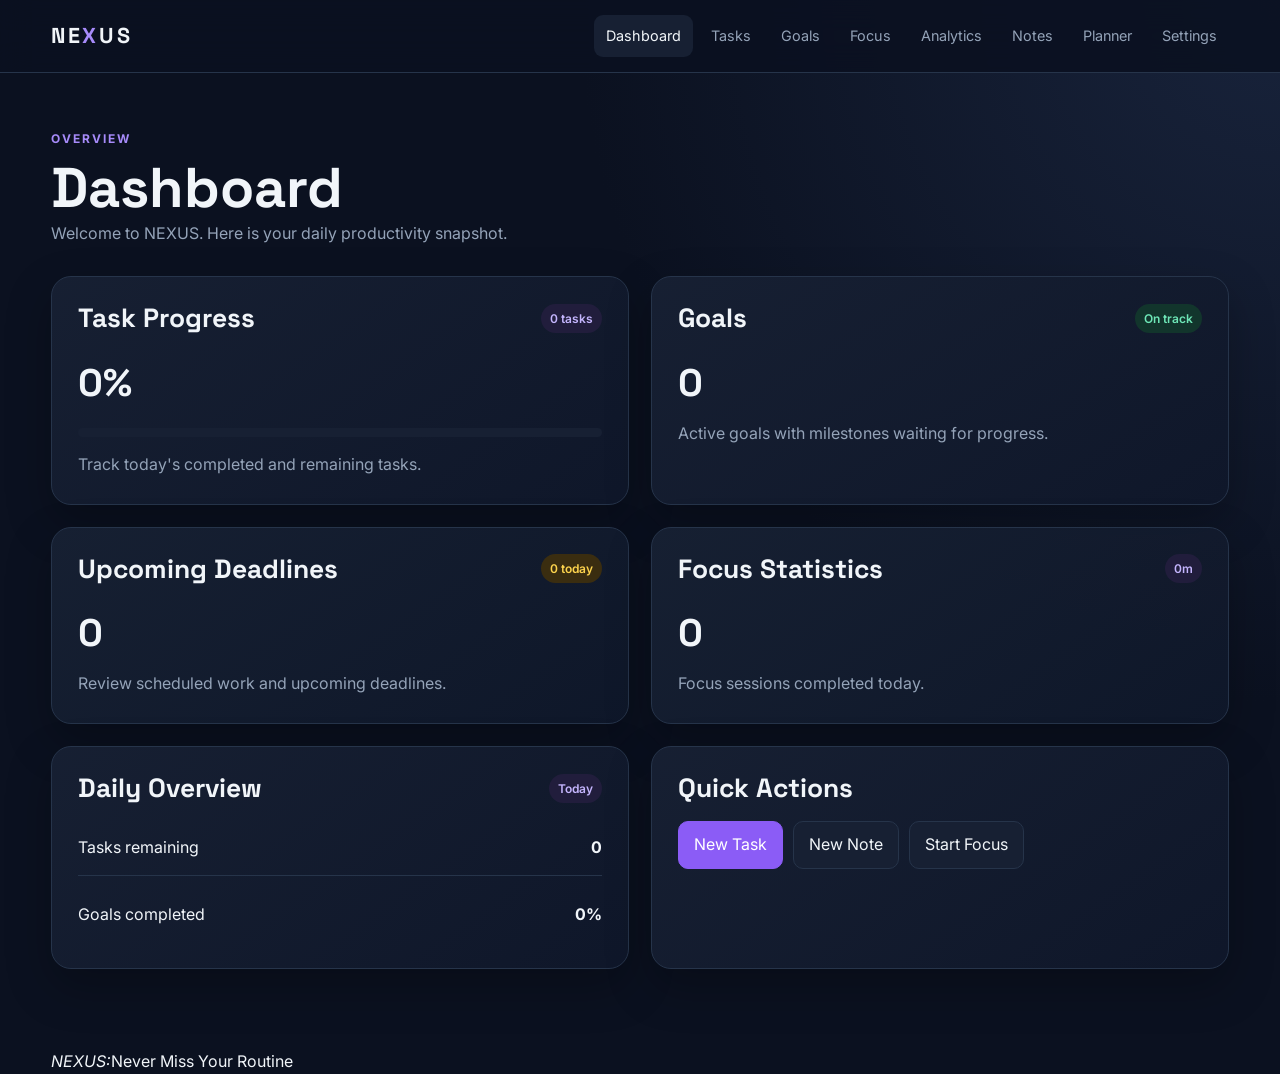
<file: index.html>
<!DOCTYPE html>
<html lang="en">
<head>
  <meta charset="UTF-8">
  <meta name="viewport" content="width=device-width, initial-scale=1.0">
  <meta name="description" content="NEXUS personal command center">
  <title>NEXUS | Dashboard</title>
  <link rel="stylesheet" href="nexus.css">
</head>
<body>

<header class="site-header">
  <div class="container navbar">
    <a class="brand" href="index.html">NE<span>X</span>US</a>
    <nav class="nav-links" aria-label="Main navigation">
      <a href="index.html">Dashboard</a>
      <a href="tasks.html">Tasks</a>
      <a href="goals.html">Goals</a>
      <a href="focus.html">Focus</a>
      <a href="analytics.html">Analytics</a>
      <a href="notes.html">Notes</a>
      <a href="planner.html">Planner</a>
      <a href="settings.html">Settings</a>
    </nav>
  </div>
</header>

<main class="page">
  <div class="container">
    <header class="page-header">
      <div class="eyebrow">Overview</div>
      <h1>Dashboard</h1>
      <p>Welcome to NEXUS. Here is your daily productivity snapshot.</p>
    </header>

    <div class="grid dashboard-grid">
      <!-- Task Progress -->
      <section class="card">
        <div class="card-title">
          <h2>Task Progress</h2>
          <span class="badge" id="dash-task-badge">0 tasks</span>
        </div>
        <div class="stat-number" id="dash-task-percent">0%</div>
        <div class="progress"><span id="dash-task-bar" style="width: 0%;"></span></div>
        <p>Track today's completed and remaining tasks.</p>
      </section>

      <!-- Goals -->
      <section class="card">
        <div class="card-title">
          <h2>Goals</h2>
          <span class="badge success" id="dash-goal-badge">On track</span>
        </div>
        <div class="stat-number" id="dash-active-goals">0</div>
        <p>Active goals with milestones waiting for progress.</p>
      </section>

      <!-- Upcoming Deadlines -->
      <section class="card">
        <div class="card-title">
          <h2>Upcoming Deadlines</h2>
          <span class="badge warning" id="dash-deadline-badge">0 today</span>
        </div>
        <div class="stat-number" id="dash-deadline-count">0</div>
        <p>Review scheduled work and upcoming deadlines.</p>
      </section>

      <!-- Focus Statistics -->
      <section class="card">
        <div class="card-title">
          <h2>Focus Statistics</h2>
          <span class="badge" id="dash-focus-time">0m</span>
        </div>
        <div class="stat-number" id="dash-focus-count">0</div>
        <p>Focus sessions completed today.</p>
      </section>

      <!-- Daily Overview -->
      <section class="card">
        <div class="card-title">
          <h2>Daily Overview</h2>
          <span class="badge">Today</span>
        </div>
        <div class="list">
          <div class="list-item">
            <span>Tasks remaining</span>
            <strong id="dash-tasks-remaining">0</strong>
          </div>
          <div class="list-item">
            <span>Goals completed</span>
            <strong id="dash-goals-completed">0%</strong>
          </div>
        </div>
      </section>

      <!-- Quick Actions -->
      <section class="card">
        <div class="card-title">
          <h2>Quick Actions</h2>
        </div>
        <div class="actions" style="margin-top: 15px;">
          <a href="tasks.html" class="btn primary">New Task</a>
          <a href="notes.html" class="btn">New Note</a>
          <a href="focus.html" class="btn">Start Focus</a>
        </div>
      </section>
    </div>
  </div>
</main>

<footer class="site-footer">
  <div class="container"><i>NEXUS:</i>Never Miss Your Routine</div>
</footer>
<script src="app.js"></script>

</body>
</html>
</file>
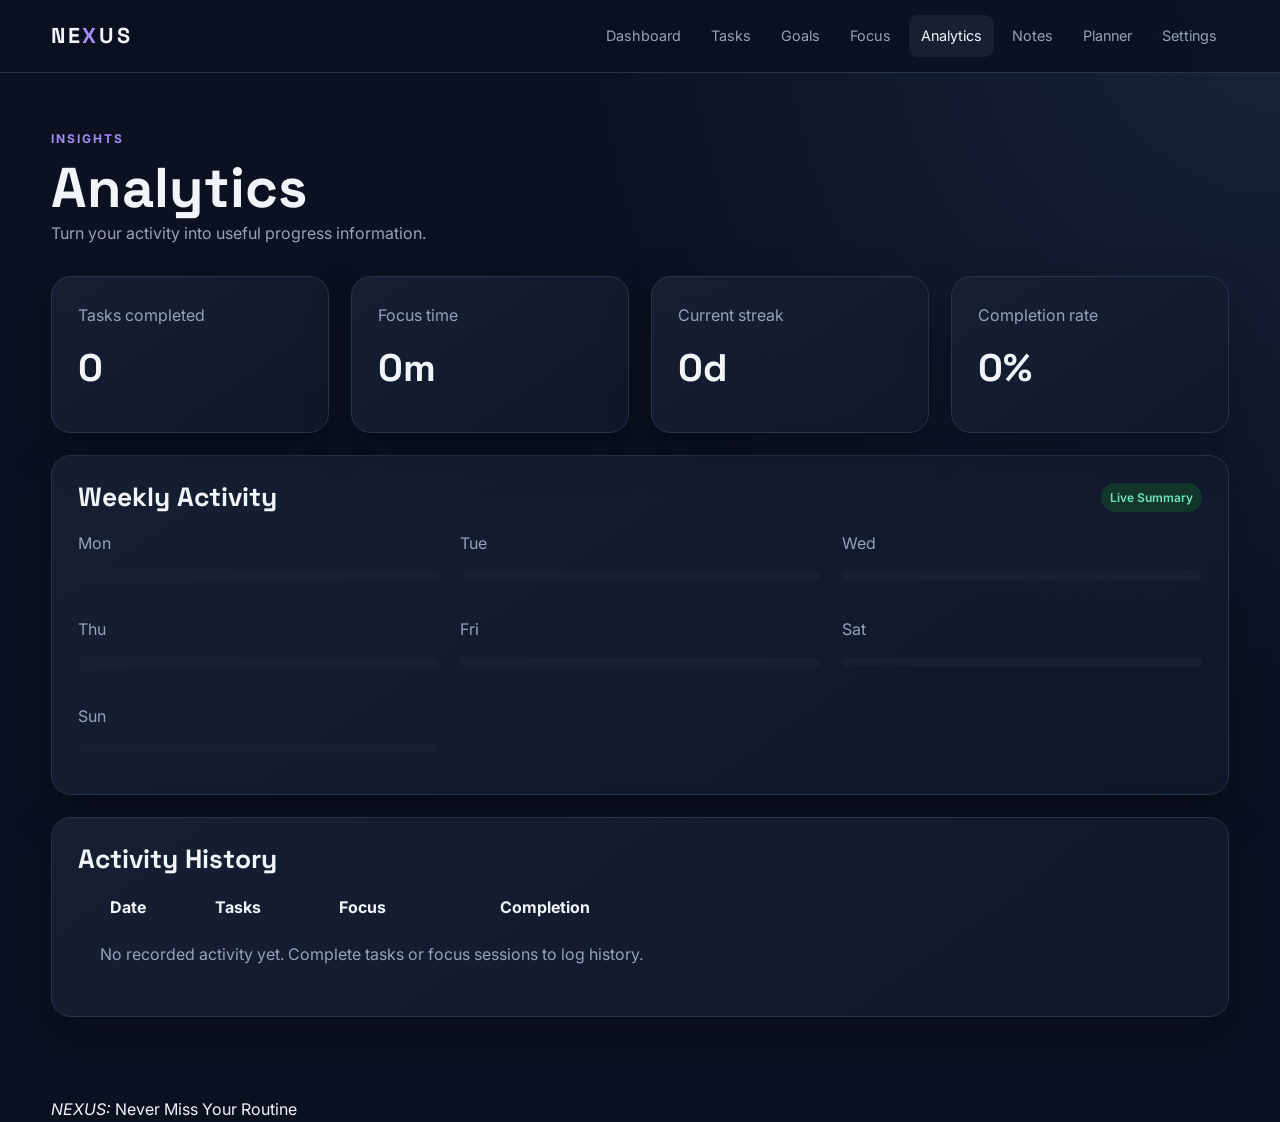
<file: analytics.html>
<!DOCTYPE html>
<html lang="en">
<head>
  <meta charset="UTF-8">
  <meta name="viewport" content="width=device-width, initial-scale=1.0">
  <meta name="description" content="NEXUS personal command center">
  <title>Analytics | NEXUS</title>
  <link rel="stylesheet" href="nexus.css">
</head>
<body>

<header class="site-header">
  <div class="container navbar">
    <a class="brand" href="index.html">NE<span>X</span>US</a>
    <nav class="nav-links" aria-label="Main navigation">
      <a href="index.html">Dashboard</a>
      <a href="tasks.html">Tasks</a>
      <a href="goals.html">Goals</a>
      <a href="focus.html">Focus</a>
      <a class="active" href="analytics.html">Analytics</a>
      <a href="notes.html">Notes</a>
      <a href="planner.html">Planner</a>
      <a href="settings.html">Settings</a>
    </nav>
  </div>
</header>

<main class="page">
  <div class="container">
    <header class="page-header">
      <div class="eyebrow">Insights</div>
      <h1>Analytics</h1>
      <p>Turn your activity into useful progress information.</p>
    </header>
    
    <!-- Top Stats Bar -->
    <section class="grid four-grid">
      <div class="card">
        <span class="muted">Tasks completed</span>
        <span class="stat-number" id="analytics-tasks-completed">0</span>
      </div>
      <div class="card">
        <span class="muted">Focus time</span>
        <span class="stat-number" id="analytics-focus-time">0m</span>
      </div>
      <div class="card">
        <span class="muted">Current streak</span>
        <span class="stat-number" id="analytics-streak">0d</span>
      </div>
      <div class="card">
        <span class="muted">Completion rate</span>
        <span class="stat-number" id="analytics-completion-rate">0%</span>
      </div>
    </section>

    <!-- Weekly Activity Progress -->
    <section class="card" style="margin-top:22px">
      <div class="card-title">
        <h2>Weekly Activity</h2>
        <span class="badge success">Live Summary</span>
      </div>
      <div class="grid three-grid" id="weekly-activity-grid">
        <div><p>Mon</p><div class="progress"><span id="bar-mon" style="width:0%"></span></div></div>
        <div><p>Tue</p><div class="progress"><span id="bar-tue" style="width:0%"></span></div></div>
        <div><p>Wed</p><div class="progress"><span id="bar-wed" style="width:0%"></span></div></div>
        <div><p>Thu</p><div class="progress"><span id="bar-thu" style="width:0%"></span></div></div>
        <div><p>Fri</p><div class="progress"><span id="bar-fri" style="width:0%"></span></div></div>
        <div><p>Sat</p><div class="progress"><span id="bar-sat" style="width:0%"></span></div></div>
        <div><p>Sun</p><div class="progress"><span id="bar-sun" style="width:0%"></span></div></div>
      </div>
    </section>

    <!-- Activity History Table -->
    <section class="card" style="margin-top:22px">
      <div class="card-title">
        <h2>Activity History</h2>
      </div>
      <div class="table-wrap">
        <table>
          <thead>
            <tr>
              <th>Date</th>
              <th>Tasks</th>
              <th>Focus</th>
              <th>Completion</th>
            </tr>
          </thead>
          <tbody id="activity-history-body">
            <!-- Dynamic rows inserted via app.js -->
          </tbody>
        </table>
      </div>
    </section>

  </div>
</main>

<footer class="site-footer">
  <div class="container"><i>NEXUS:</i> Never Miss Your Routine</div>
</footer>
<script src="app.js"></script>

</body>
</html>
</file>
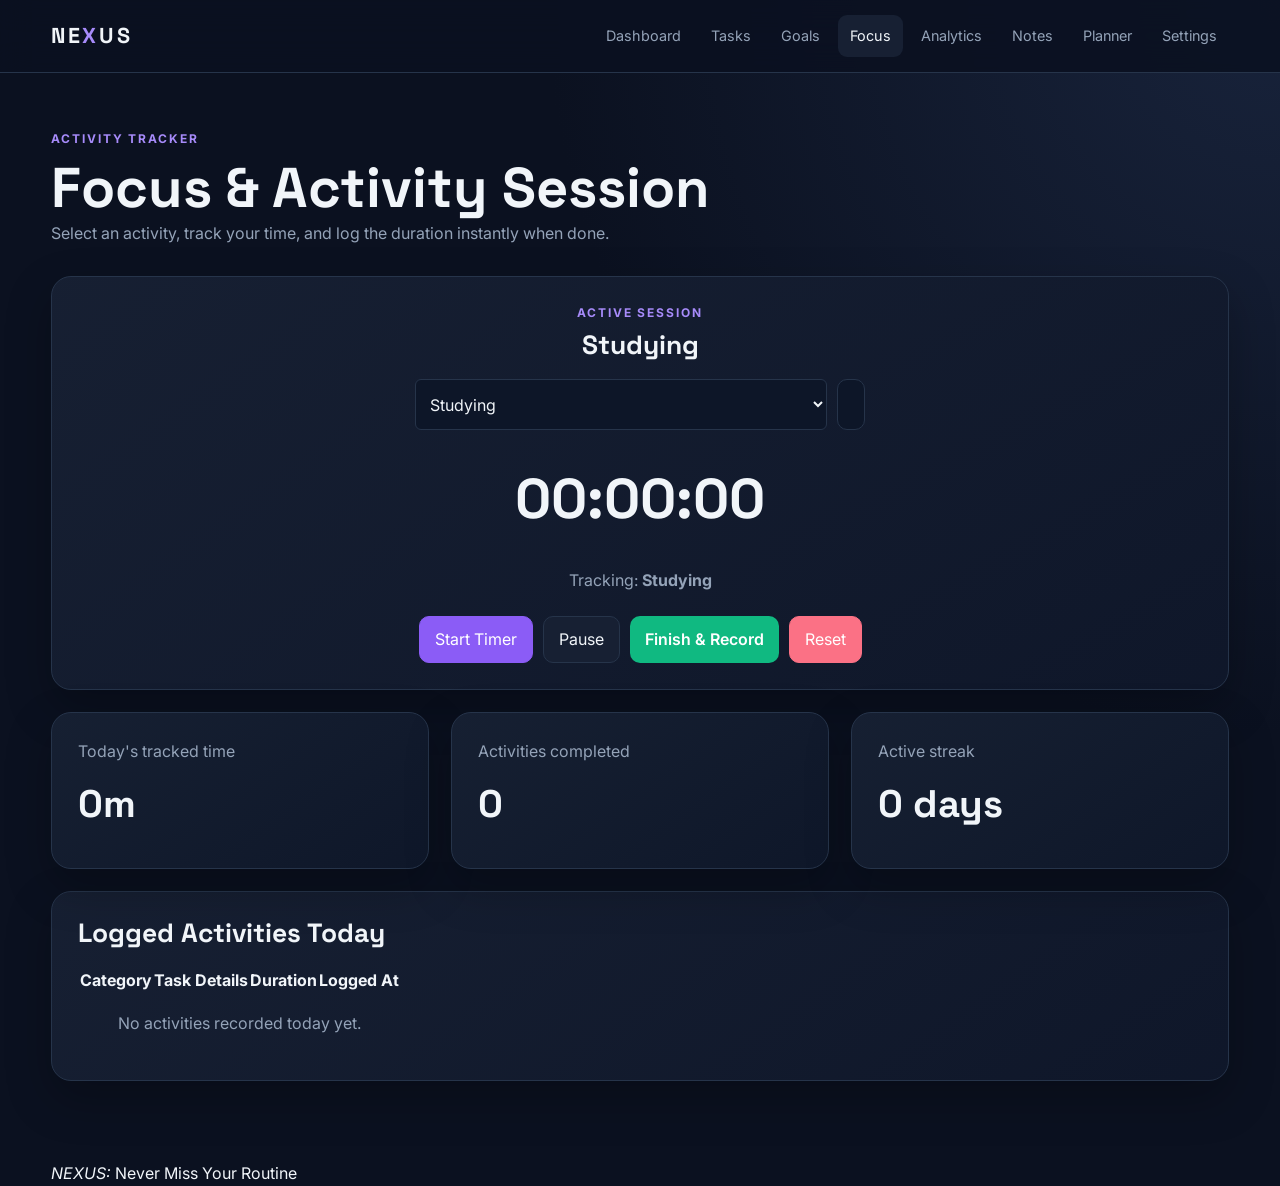
<file: focus.html>
<!DOCTYPE html>
<html lang="en">
<head>
  <meta charset="UTF-8">
  <meta name="viewport" content="width=device-width, initial-scale=1.0">
  <meta name="description" content="NEXUS personal command center">
  <title>Focus | NEXUS</title>
  <link rel="stylesheet" href="nexus.css">
</head>
<body>

<header class="site-header">
  <div class="container navbar">
    <a class="brand" href="index.html">NE<span>X</span>US</a>
    <nav class="nav-links" aria-label="Main navigation">
      <a href="index.html">Dashboard</a>
      <a href="tasks.html">Tasks</a>
      <a href="goals.html">Goals</a>
      <a class="active" href="focus.html">Focus</a>
      <a href="analytics.html">Analytics</a>
      <a href="notes.html">Notes</a>
      <a href="planner.html">Planner</a>
      <a href="settings.html">Settings</a>
    </nav>
  </div>
</header>

<main class="page">
  <div class="container">
    <header class="page-header">
      <div class="eyebrow">Activity Tracker</div>
      <h1>Focus & Activity Session</h1>
      <p>Select an activity, track your time, and log the duration instantly when done.</p>
    </header>
    
    <!-- Timer & Activity Selector Card -->
    <section class="card timer" style="text-align: center;">
      <div class="eyebrow">Active Session</div>
      <h2 id="focus-title-display" style="margin-top: 6px;">Studying</h2>
      
      <!-- Category Preset Selector + Custom Task Input -->
      <div class="field-group" style="max-width: 450px; margin: 18px auto 0; display: flex; gap: 10px;">
        <select id="activity-type-select" style="padding: 10px; border-radius: 6px;">
          <option value="Studying">Studying</option>
          <option value="Running an Errand">Running an Errand</option>
          <option value="Coding / Development">Coding / Development</option>
          <option value="Custom">Custom Task...</option>
        </select>
        <input 
          type="text" 
          id="focus-task-input" 
          placeholder="Specific details (e.g., Grocery shopping)" 
          aria-label="Focus Task Details"
          style="flex: 1;"
        >
      </div>

      <div class="timer-ring" style="margin: 24px 0;">
        <div class="timer-display" id="timer" style="font-size: 3.5rem; font-weight: 700; font-family: 'Space Grotesk', sans-serif;">00:00:00</div>
      </div>
      
      <p>Tracking: <strong id="focus-current-task">Studying</strong></p>
      
      <div class="actions" style="justify-content: center; margin-top: 22px;">
        <button class="btn primary" id="btn-start">Start Timer</button>
        <button class="btn" id="btn-pause">Pause</button>
        <button class="btn success" id="btn-finish" style="background: #10b981; color: #fff; border: none; font-weight: 600;">Finish & Record</button>
        <button class="btn danger" id="btn-reset">Reset</button>
      </div>
    </section>

    <!-- Stat Summaries -->
    <section class="grid three-grid" style="margin-top: 22px;">
      <div class="card">
        <span class="muted">Today's tracked time</span>
        <span class="stat-number" id="focus-today-time">0m</span>
      </div>
      <div class="card">
        <span class="muted">Activities completed</span>
        <span class="stat-number" id="focus-today-sessions">0</span>
      </div>
      <div class="card">
        <span class="muted">Active streak</span>
        <span class="stat-number" id="focus-streak">0 days</span>
      </div>
    </section>

    <!-- Activity Log Table -->
    <section class="card" style="margin-top: 22px;">
      <div class="card-title">
        <h2>Logged Activities Today</h2>
      </div>
      <div class="table-wrap">
        <table>
          <thead>
            <tr>
              <th>Category</th>
              <th>Task Details</th>
              <th>Duration</th>
              <th>Logged At</th>
            </tr>
          </thead>
          <tbody id="focus-logs-body">
            <!-- Dynamic session entries inserted via JS -->
          </tbody>
        </table>
      </div>
    </section>

  </div>
</main>

<footer class="site-footer">
  <div class="container"><i>NEXUS:</i> Never Miss Your Routine</div>
</footer>
<script src="app.js"></script>

</body>
</html>
</file>
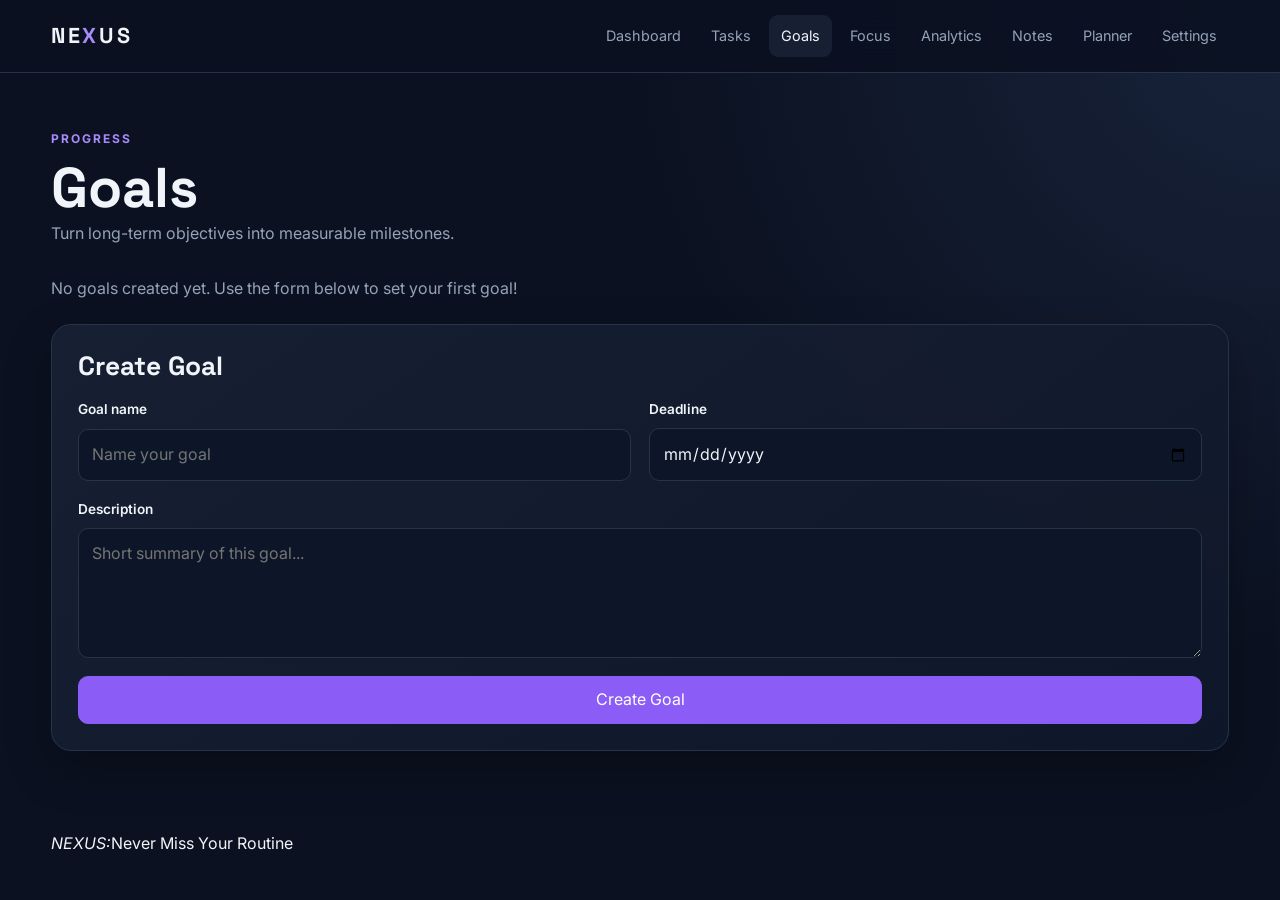
<file: goals.html>
<!DOCTYPE html>
<html lang="en">
<head>
  <meta charset="UTF-8">
  <meta name="viewport" content="width=device-width, initial-scale=1.0">
  <meta name="description" content="NEXUS personal command center">
  <title>Goals | NEXUS</title>
  <link rel="stylesheet" href="nexus.css">
</head>
<body>

<header class="site-header">
  <div class="container navbar">
    <a class="brand" href="index.html">NE<span>X</span>US</a>
    <nav class="nav-links" aria-label="Main navigation">
      <a href="index.html">Dashboard</a>
      <a href="tasks.html">Tasks</a>
      <a href="goals.html">Goals</a>
      <a href="focus.html">Focus</a>
      <a href="analytics.html">Analytics</a>
      <a href="notes.html">Notes</a>
      <a href="planner.html">Planner</a>
      <a href="settings.html">Settings</a>
    </nav>
  </div>
</header>

<main class="page">
  <div class="container">
    <header class="page-header">
      <div class="eyebrow">Progress</div>
      <h1>Goals</h1>
      <p>Turn long-term objectives into measurable milestones.</p>
    </header>
    
    <!-- Dynamic container where JavaScript renders goal cards -->
    <section id="goals-container" class="grid three-grid"></section>

    <!-- Create Goal Form -->
    <section class="card" style="margin-top:22px">
      <div class="card-title"><h2>Create Goal</h2></div>
      <form class="form-grid" id="goal-form">
        <div class="field">
          <label for="goal-name">Goal name</label>
          <input id="goal-name" required placeholder="Name your goal">
        </div>
        <div class="field">
          <label for="goal-deadline">Deadline</label>
          <input id="goal-deadline" type="date">
        </div>
        <div class="field full">
          <label for="goal-description">Description</label>
          <textarea id="goal-description" placeholder="Short summary of this goal..."></textarea>
        </div>
        <div class="field full">
          <button class="btn primary" type="submit">Create Goal</button>
        </div>
      </form>
    </section>
  </div>
</main>



<footer class="site-footer">
  <div class="container"><i>NEXUS:</i>Never Miss Your Routine</div>
</footer>
<script src="app.js"></script>

</body>
</html>
</file>
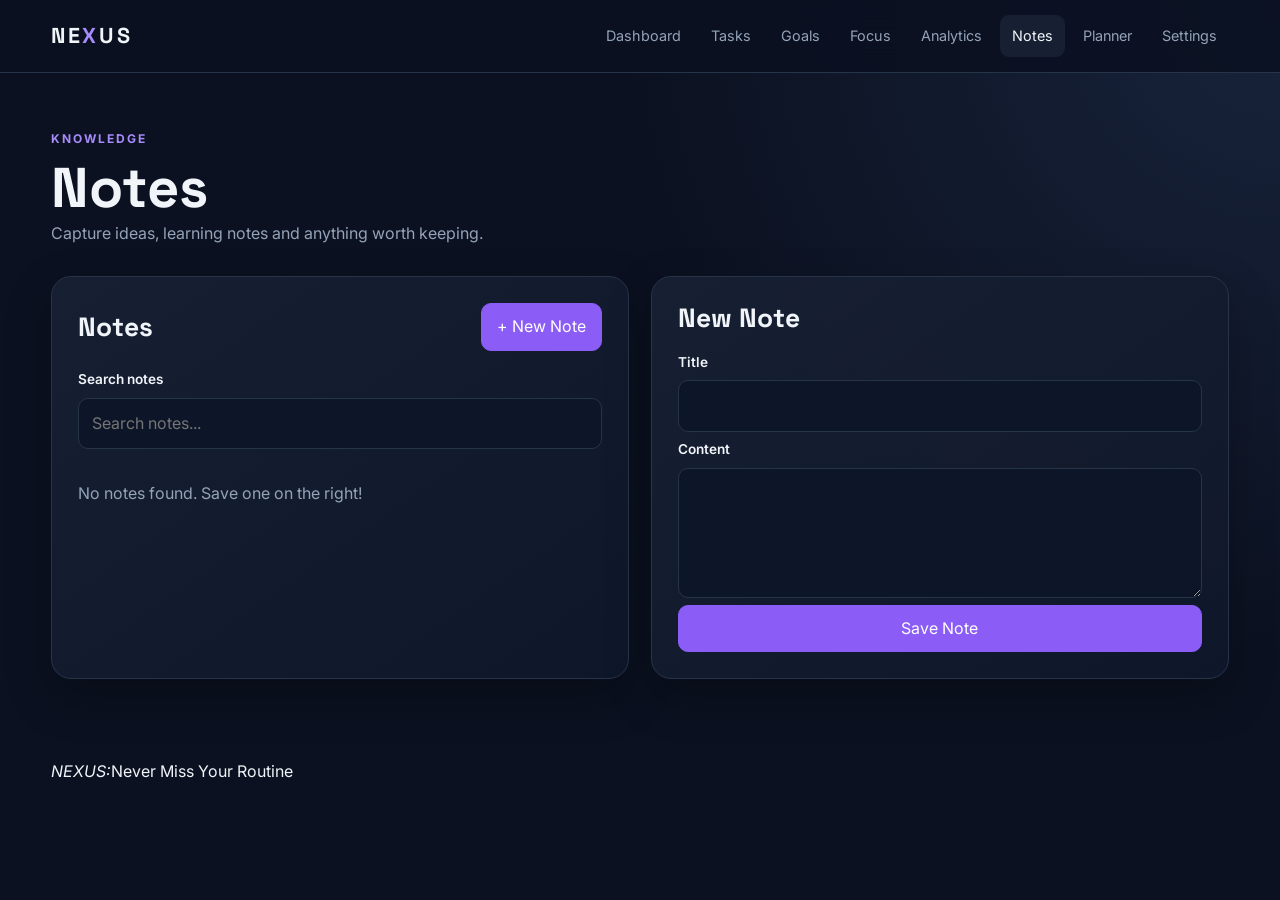
<file: notes.html>
<!DOCTYPE html>
<html lang="en">
<head>
  <meta charset="UTF-8">
  <meta name="viewport" content="width=device-width, initial-scale=1.0">
  <meta name="description" content="NEXUS personal command center">
  <title>Notes | NEXUS</title>
  <link rel="stylesheet" href="nexus.css">
</head>
<body>

<header class="site-header">
  <div class="container navbar">
    <a class="brand" href="index.html">NE<span>X</span>US</a>
    <nav class="nav-links" aria-label="Main navigation">
      <a href="index.html">Dashboard</a>
      <a href="tasks.html">Tasks</a>
      <a href="goals.html">Goals</a>
      <a href="focus.html">Focus</a>
      <a href="analytics.html">Analytics</a>
      <a href="notes.html">Notes</a>
      <a href="planner.html">Planner</a>
      <a href="settings.html">Settings</a>
    </nav>
  </div>
</header>

<main class="page">
  <div class="container">
    <header class="page-header">
      <div class="eyebrow">Knowledge</div>
      <h1>Notes</h1>
      <p>Capture ideas, learning notes and anything worth keeping.</p>
    </header>
    
<section class="grid dashboard-grid">
  <section class="card">
    <div class="card-title"><h2>Notes</h2><button class="btn primary" data-action="new-note">+ New Note</button></div>
    <div class="field"><label for="note-search">Search notes</label><input id="note-search" type="search" placeholder="Search notes..."></div>
    <ul class="list" style="margin-top:18px">
      <li class="list-item"><span><strong>JavaScript Arrays</strong><br><span class="muted">map, filter, find, sort...</span></span><button class="btn">Open</button></li>
      <li class="list-item"><span><strong>NEXUS Ideas</strong><br><span class="muted">Features to implement later.</span></span><button class="btn">Open</button></li>
    </ul>
  </section>
  <section class="card">
    <div class="card-title"><h2>New Note</h2></div>
    <form class="field" id="note-form">
      <label for="note-title">Title</label><input id="note-title" required>
      <label for="note-content">Content</label><textarea id="note-content"></textarea>
      <button class="btn primary" type="submit">Save Note</button>
    </form>
  </section>
</section>

  </div>
</main>

<footer class="site-footer">
  <div class="container"><i>NEXUS:</i>Never Miss Your Routine</div>
</footer>
<script src="app.js"></script>

</body>
</html>
</file>
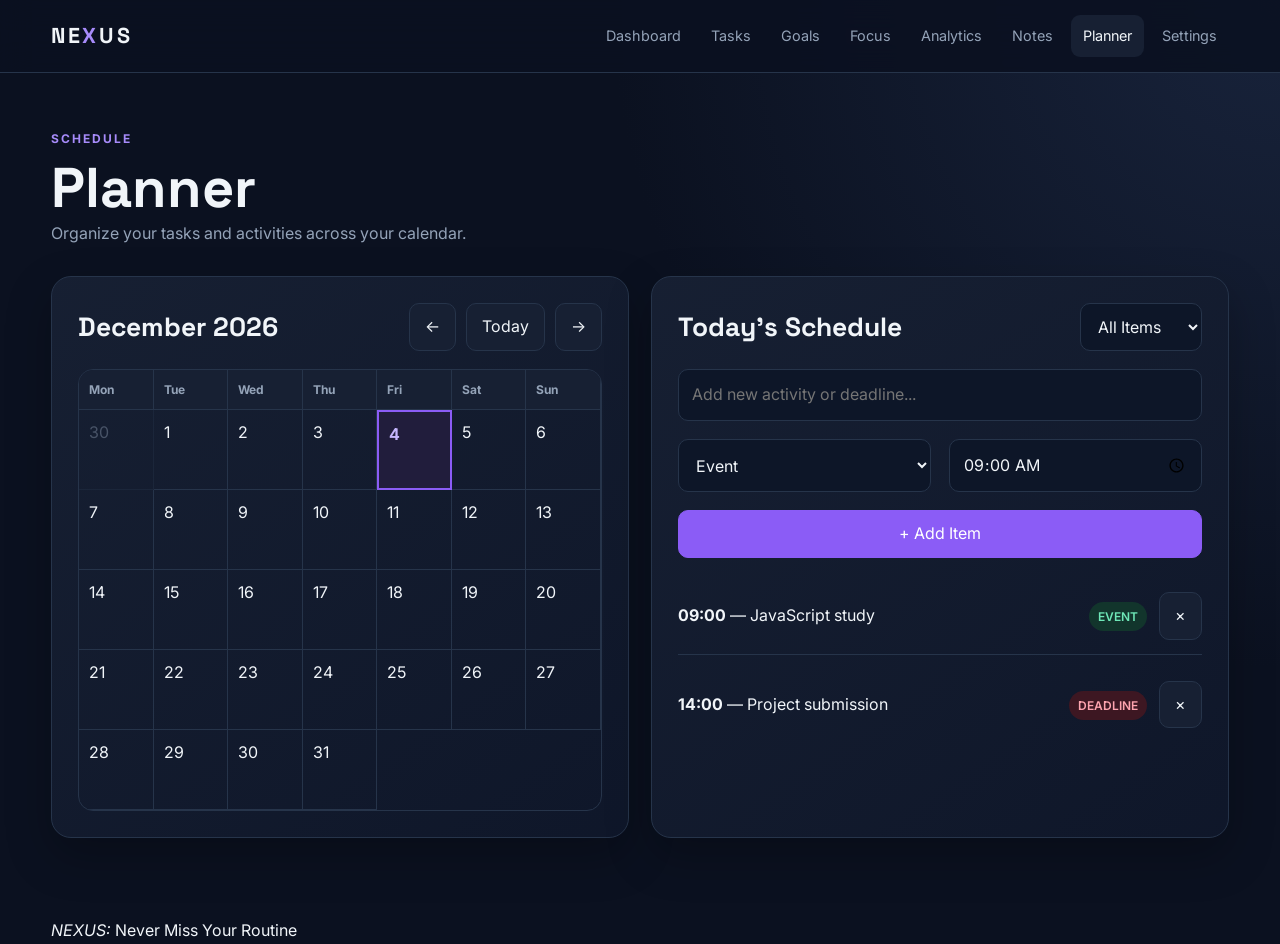
<file: planner.html>
<!DOCTYPE html>
<html lang="en">
<head>
  <meta charset="UTF-8">
  <meta name="viewport" content="width=device-width, initial-scale=1.0">
  <meta name="description" content="NEXUS personal command center">
  <title>Planner | NEXUS</title>
  <link rel="stylesheet" href="nexus.css">
</head>
<body>

<header class="site-header">
  <div class="container navbar">
    <a class="brand" href="index.html">NE<span>X</span>US</a>
    <nav class="nav-links" aria-label="Main navigation">
      <a href="index.html">Dashboard</a>
      <a href="tasks.html">Tasks</a>
      <a href="goals.html">Goals</a>
      <a href="focus.html">Focus</a>
      <a href="analytics.html">Analytics</a>
      <a href="notes.html">Notes</a>
      <a class="active" href="planner.html">Planner</a>
      <a href="settings.html">Settings</a>
    </nav>
  </div>
</header>

<main class="page">
  <div class="container">
    <header class="page-header">
      <div class="eyebrow">Schedule</div>
      <h1>Planner</h1>
      <p>Organize your tasks and activities across your calendar.</p>
    </header>

    <div class="grid dashboard-grid">
      <!-- Calendar View Card -->
      <section class="card">
        <div class="card-title">
          <h2 id="calendar-month-year">Calendar</h2>
          <div class="actions">
            <button class="btn" data-action="prev-month" aria-label="Previous Month">&larr;</button>
            <button class="btn" data-action="today">Today</button>
            <button class="btn" data-action="next-month" aria-label="Next Month">&rarr;</button>
          </div>
        </div>
        <div class="calendar" id="calendar-grid">
          <!-- Calendar header and days are dynamically injected by JavaScript -->
        </div>
      </section>

      <!-- Today's & Scheduled Items Card -->
      <section class="card">
        <div class="card-title">
          <h2 id="selected-date-title">Today's Schedule</h2>
          <select id="planner-filter" class="form-control" style="width: auto;">
            <option value="all">All Items</option>
            <option value="event">Events</option>
            <option value="deadline">Deadlines</option>
          </select>
        </div>

        <!-- Add New Event / Deadline Form -->
        <form id="planner-form" class="form-grid" style="margin-top: 16px; margin-bottom: 20px;">
          <div class="field full">
            <input id="planner-title" type="text" placeholder="Add new activity or deadline..." required />
          </div>
          <div class="field">
            <select id="planner-type">
              <option value="event">Event</option>
              <option value="deadline">Deadline</option>
            </select>
          </div>
          <div class="field">
            <input id="planner-time" type="time" value="09:00" required />
          </div>
          <div class="field full">
            <button type="submit" class="btn primary" style="width: 100%;">+ Add Item</button>
          </div>
        </form>

        <!-- Dynamic List of Events -->
        <ul id="planner-list" class="list" style="margin-top: 12px;">
          <!-- Items dynamically populated via app.js -->
        </ul>
      </section>
    </div>
  </div>
</main>

<footer class="site-footer">
  <div class="container"><i>NEXUS:</i> Never Miss Your Routine</div>
</footer>

<script src="app.js"></script>
</body>
</html>
</file>
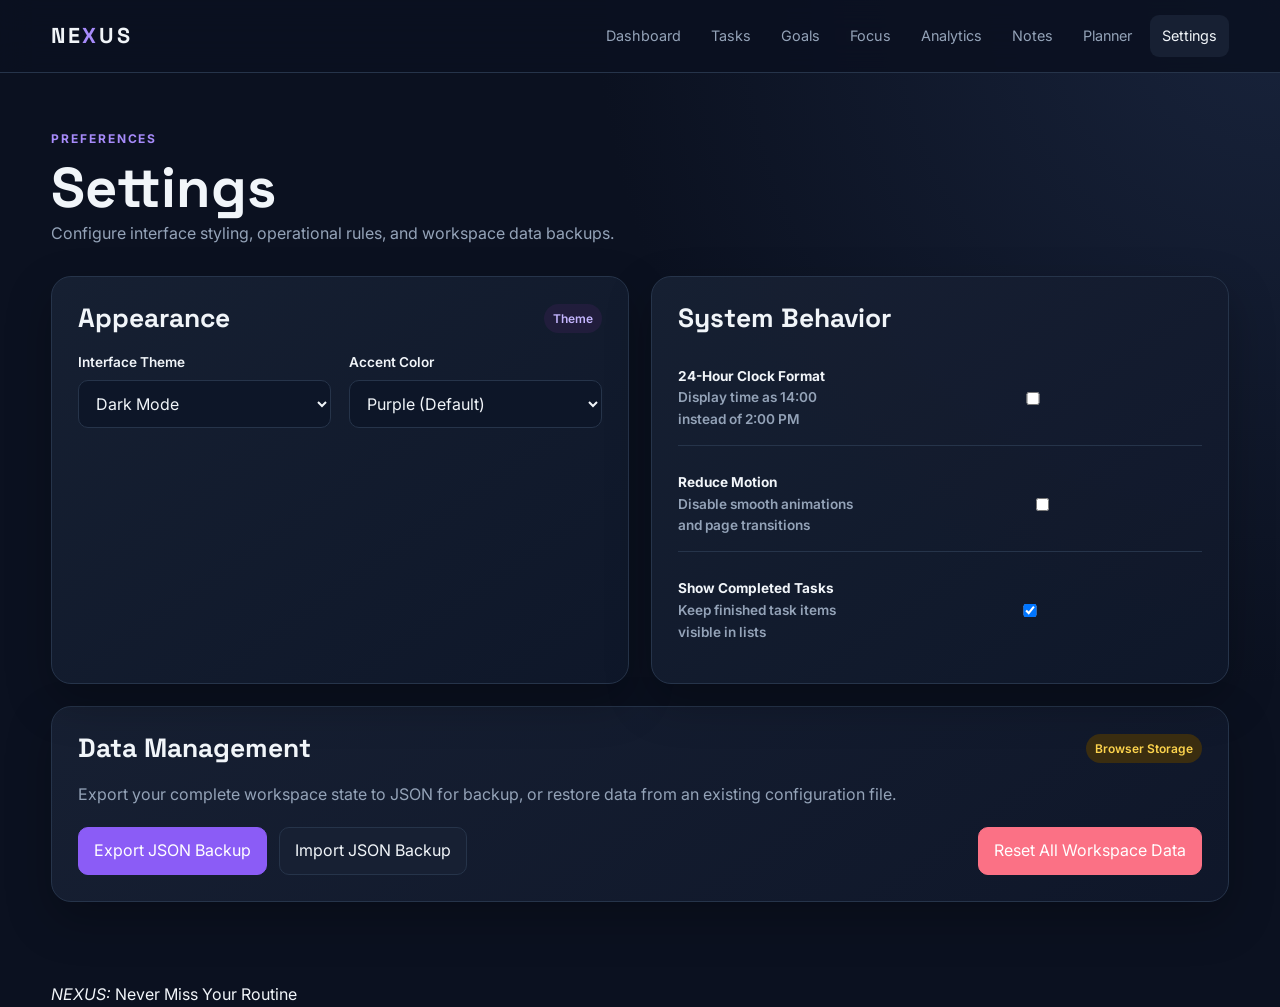
<file: settings.html>
<!DOCTYPE html>
<html lang="en">
<head>
  <meta charset="UTF-8">
  <meta name="viewport" content="width=device-width, initial-scale=1.0">
  <meta name="description" content="NEXUS personal command center settings">
  <title>Settings | NEXUS</title>
  <link rel="stylesheet" href="nexus.css">
</head>
<body>

<header class="site-header">
  <div class="container navbar">
    <a class="brand" href="index.html">NE<span>X</span>US</a>
    <nav class="nav-links" aria-label="Main navigation">
      <a href="index.html">Dashboard</a>
      <a href="tasks.html">Tasks</a>
      <a href="goals.html">Goals</a>
      <a href="focus.html">Focus</a>
      <a href="analytics.html">Analytics</a>
      <a href="notes.html">Notes</a>
      <a href="planner.html">Planner</a>
      <a class="active" href="settings.html">Settings</a>
    </nav>
  </div>
</header>

<main class="page">
  <div class="container">
    <header class="page-header">
      <div class="eyebrow">Preferences</div>
      <h1>Settings</h1>
      <p>Configure interface styling, operational rules, and workspace data backups.</p>
    </header>

    <div class="grid dashboard-grid">
      <!-- Section 1: Appearance & Styling -->
      <section class="card">
        <div class="card-title">
          <h2>Appearance</h2>
          <span class="badge">Theme</span>
        </div>
        <form id="appearance-form" class="form-grid" style="margin-top: 16px;">
          <div class="field">
            <label for="theme">Interface Theme</label>
            <select id="theme" class="form-control">
              <option value="dark">Dark Mode</option>
              <option value="light">Light Mode</option>
              <option value="system">System Default</option>
            </select>
          </div>
          <div class="field">
            <label for="accent">Accent Color</label>
            <select id="accent" class="form-control">
              <option value="purple">Purple (Default)</option>
              <option value="blue">Electric Blue</option>
              <option value="green">Emerald Green</option>
            </select>
          </div>
        </form>
      </section>

      <!-- Section 2: Preferences & Toggles -->
      <section class="card">
        <div class="card-title">
          <h2>System Behavior</h2>
        </div>
        <div class="list" style="margin-top: 16px;">
          <label class="list-item" style="cursor: pointer;">
            <div>
              <strong>24-Hour Clock Format</strong>
              <div class="muted" style="font-size: 0.85rem;">Display time as 14:00 instead of 2:00 PM</div>
            </div>
            <input type="checkbox" id="time-format" />
          </label>

          <label class="list-item" style="cursor: pointer;">
            <div>
              <strong>Reduce Motion</strong>
              <div class="muted" style="font-size: 0.85rem;">Disable smooth animations and page transitions</div>
            </div>
            <input type="checkbox" id="reduce-motion" />
          </label>

          <label class="list-item" style="cursor: pointer;">
            <div>
              <strong>Show Completed Tasks</strong>
              <div class="muted" style="font-size: 0.85rem;">Keep finished task items visible in lists</div>
            </div>
            <input type="checkbox" id="show-completed" />
          </label>
        </div>
      </section>
    </div>

    <!-- Section 3: Local Storage & Workspace Backup -->
    <section class="card" style="margin-top: 22px;">
      <div class="card-title">
        <h2>Data Management</h2>
        <span class="badge warning">Browser Storage</span>
      </div>
      <p class="muted" style="margin-top: 8px;">
        Export your complete workspace state to JSON for backup, or restore data from an existing configuration file.
      </p>

      <div class="actions" style="margin-top: 20px; display: flex; gap: 12px; flex-wrap: wrap;">
        <button class="btn primary" data-action="export-data">Export JSON Backup</button>
        <button class="btn" data-action="import-data">Import JSON Backup</button>
        <button class="btn danger" data-action="clear-data" style="margin-left: auto;">Reset All Workspace Data</button>
      </div>
    </section>
  </div>
</main>

<footer class="site-footer">
  <div class="container"><i>NEXUS:</i> Never Miss Your Routine</div>
</footer>

<script src="app.js"></script>
</body>
</html>
</file>
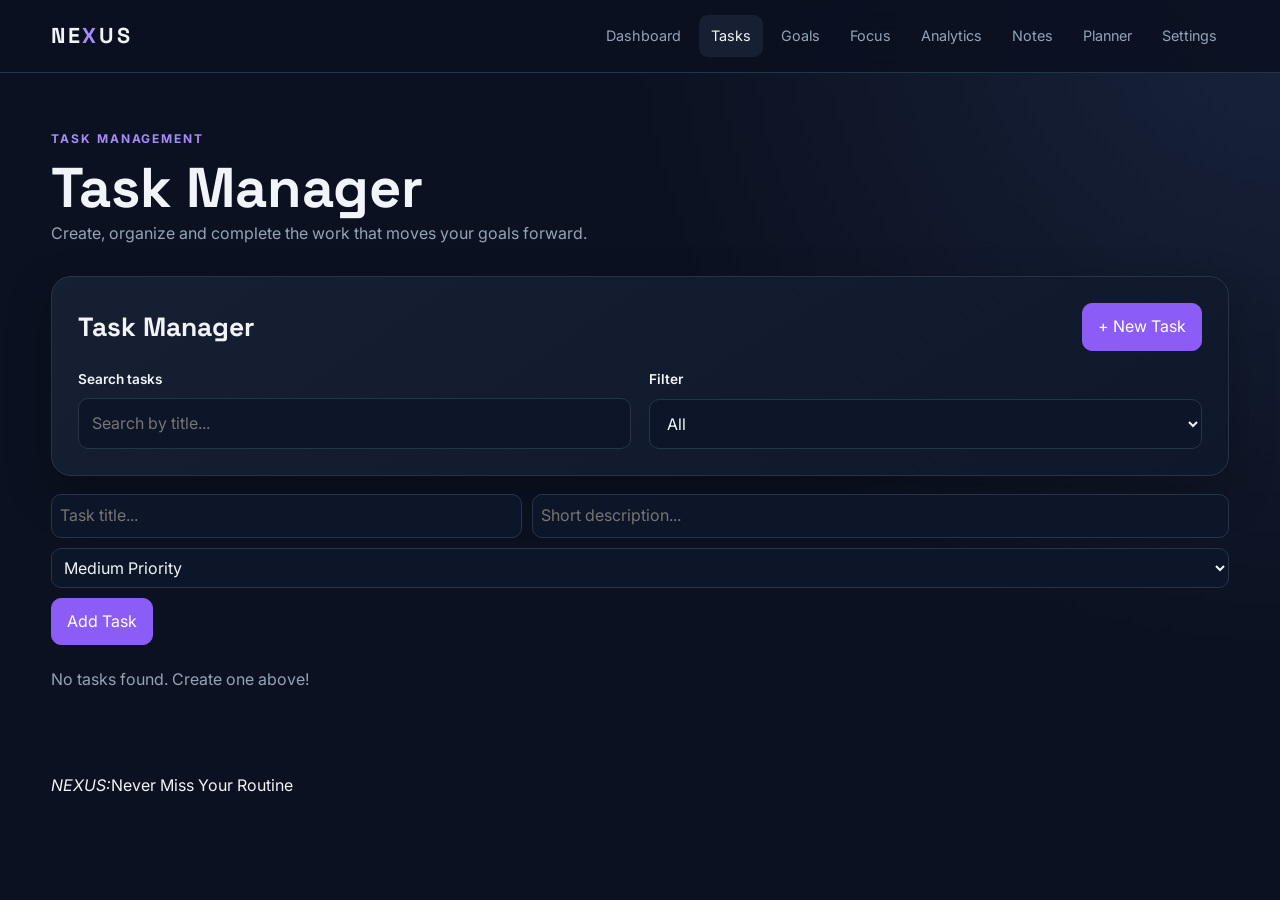
<file: tasks.html>
<!DOCTYPE html>
<html lang="en">
<head>
  <meta charset="UTF-8">
  <meta name="viewport" content="width=device-width, initial-scale=1.0">
  <meta name="description" content="NEXUS personal command center">
  <title>Tasks | NEXUS</title>
  <link rel="stylesheet" href="nexus.css">
</head>
<body>

<header class="site-header">
  <div class="container navbar">
    <a class="brand" href="index.html">NE<span>X</span>US</a>
    <nav class="nav-links" aria-label="Main navigation">
      <a href="index.html">Dashboard</a>
      <a href="tasks.html">Tasks</a>
      <a href="goals.html">Goals</a>
      <a href="focus.html">Focus</a>
      <a href="analytics.html">Analytics</a>
      <a href="notes.html">Notes</a>
      <a href="planner.html">Planner</a>
      <a href="settings.html">Settings</a>
    </nav>
  </div>
</header>

<main class="page">
  <div class="container">
    <header class="page-header">
      <div class="eyebrow">Task Management</div>
      <h1>Task Manager</h1>
      <p>Create, organize and complete the work that moves your goals forward.</p>
    </header>
    
<section class="card">
  <div class="card-title"><h2>Task Manager</h2>
    <button class="btn primary" type="button" data-action="new-task">+ New Task</button>
  </div>
  <div class="form-grid">
    <div class="field">
      <label for="task-search">Search tasks</label>
      <input id="task-search" type="search" placeholder="Search by title...">
    </div>
    <div class="field">
      <label for="task-filter">Filter</label>
      <select id="task-filter">
        <option>All</option>
        <option>Today</option>
        <option>Upcoming</option>
        <option>Completed</option>
        <option>Overdue</option>
      </select>
    </div>
  </div>
</section>

<!-- Form to add tasks (place this inside your top card section) -->
<form id="task-form" style="margin-top: 18px; display: flex; gap: 10px; flex-wrap: wrap;">
  <input id="task-title" type="text" placeholder="Task title..." required style="flex: 2; padding: 8px;">
  <input id="task-desc" type="text" placeholder="Short description..." style="flex: 3; padding: 8px;">
  <select id="task-priority" style="padding: 8px;">
    <option value="High">High Priority</option>
    <option value="Medium" selected>Medium Priority</option>
    <option value="Low">Low Priority</option>
  </select>
  <button class="btn primary" type="submit">Add Task</button>
</form>


<section id="tasks-container" class="grid three-grid" style="margin-top:22px">
  <!-- JavaScript will inject cards here -->
</section>

  </div>
</main>

<footer class="site-footer">
  <div class="container"><i>NEXUS:</i>Never Miss Your Routine</div>
</footer>
<script src="app.js"></script>

</body>
</html>
</file>
<file: nexus.css>
@import url('https://fonts.googleapis.com/css2?family=Inter:wght@400;500;600;700&family=Space+Grotesk:wght@400;500;600;700&display=swap');

/* ==========================================================================
   1. ROOT VARIABLES & THEME/ACCENT SYSTEM
   ========================================================================== */
:root {
  /* Default Theme Tokens (Dark Mode Baseline) */
  --bg: #0b1120;
  --bg-gradient: radial-gradient(circle at top right, #18233b 0, #0b1120 42%);
  --surface: #111827;
  --surface-2: #172033;
  --surface-card: linear-gradient(145deg, rgba(23,32,51,.96), rgba(15,23,42,.96));
  --border: #26344a;
  --border-hover: #3d4d68;
  --text: #f1f5f9;
  --muted: #94a3b8;
  --input-bg: #0d1628;
  --shadow: 0 18px 45px rgba(0,0,0,.25);

  /* Default Accent Tokens (Purple) */
  --accent: #8b5cf6;
  --accent-2: #a78bfa;
  --badge-bg: #211d3c;
  --badge-text: #c4b5fd;

  /* Status Colors */
  --success: #34d399;
  --warning: #fbbf24;
  --danger: #fb7185;
}

/* --- Theme Variations (data-theme) --- */

/* Explicit Dark Theme */
html[data-theme="dark"] {
  --bg: #0b1120;
  --bg-gradient: radial-gradient(circle at top right, #18233b 0, #0b1120 42%);
  --surface: #111827;
  --surface-2: #172033;
  --surface-card: linear-gradient(145deg, rgba(23,32,51,.96), rgba(15,23,42,.96));
  --border: #26344a;
  --border-hover: #3d4d68;
  --text: #f1f5f9;
  --muted: #94a3b8;
  --input-bg: #0d1628;
  --shadow: 0 18px 45px rgba(0,0,0,.25);
}

/* Light Theme */
html[data-theme="light"] {
  --bg: #f8fafc;
  --bg-gradient: radial-gradient(circle at top right, #edf2f7 0, #f8fafc 42%);
  --surface: #ffffff;
  --surface-2: #f1f5f9;
  --surface-card: linear-gradient(145deg, #ffffff, #f8fafc);
  --border: #e2e8f0;
  --border-hover: #cbd5e1;
  --text: #0f172a;
  --muted: #64748b;
  --input-bg: #ffffff;
  --shadow: 0 10px 30px rgba(0,0,0,.05);
}

/* System Preference (Light Mode OS Match) */
@media (prefers-color-scheme: light) {
  html[data-theme="system"] {
    --bg: #f8fafc;
    --bg-gradient: radial-gradient(circle at top right, #edf2f7 0, #f8fafc 42%);
    --surface: #ffffff;
    --surface-2: #f1f5f9;
    --surface-card: linear-gradient(145deg, #ffffff, #f8fafc);
    --border: #e2e8f0;
    --border-hover: #cbd5e1;
    --text: #0f172a;
    --muted: #64748b;
    --input-bg: #ffffff;
    --shadow: 0 10px 30px rgba(0,0,0,.05);
  }
}

/* --- Accent Variations (data-accent) --- */

/* Purple Accent (Default) */
html[data-accent="purple"] {
  --accent: #8b5cf6;
  --accent-2: #a78bfa;
  --badge-bg: #211d3c;
  --badge-text: #c4b5fd;
}

/* Electric Blue Accent */
html[data-accent="blue"] {
  --accent: #2563eb;
  --accent-2: #60a5fa;
  --badge-bg: #1e293b;
  --badge-text: #93c5fd;
}

/* Emerald Green Accent */
html[data-accent="green"] {
  --accent: #10b981;
  --accent-2: #34d399;
  --badge-bg: #12352c;
  --badge-text: #6ee7b7;
}

/* ==========================================================================
   2. GLOBAL BASE STYLES
   ========================================================================== */
* {
  margin: 0;
  padding: 0;
  box-sizing: border-box;
}

html {
  scroll-behavior: smooth;
}

body {
  min-height: 100vh;
  background: var(--bg-gradient);
  background-color: var(--bg);
  color: var(--text);
  font-family: "Inter", sans-serif;
  line-height: 1.6;
  transition: background-color 0.25s ease, color 0.25s ease;
}

a {
  color: inherit;
  text-decoration: none;
}

button, input, textarea, select {
  font: inherit;
}

button {
  cursor: pointer;
}

.container {
  width: min(1180px, 92%);
  margin: auto;
}

/* ==========================================================================
   3. NAVIGATION & HEADER
   ========================================================================== */
.site-header {
  position: sticky;
  top: 0;
  z-index: 50;
  background: rgba(11, 17, 32, 0.88);
  backdrop-filter: blur(16px);
  border-bottom: 1px solid var(--border);
}

html[data-theme="light"] .site-header {
  background: rgba(255, 255, 255, 0.88);
}

.navbar {
  min-height: 72px;
  display: flex;
  align-items: center;
  justify-content: space-between;
  gap: 24px;
}

.brand {
  font-family: "Space Grotesk", sans-serif;
  font-size: 1.35rem;
  font-weight: 700;
  letter-spacing: 0.12em;
}

.brand span {
  color: var(--accent-2);
}

.nav-links {
  display: flex;
  gap: 6px;
  flex-wrap: wrap;
  justify-content: flex-end;
}

.nav-links a {
  color: var(--muted);
  padding: 9px 12px;
  border-radius: 9px;
  font-size: 0.9rem;
  transition: 0.25s;
}

.nav-links a:hover,
.nav-links a.active {
  background: var(--surface-2);
  color: var(--text);
}

/* ==========================================================================
   4. LAYOUT & CARDS
   ========================================================================== */
.page {
  padding: 56px 0 80px;
}

.page-header {
  margin-bottom: 30px;
}

.eyebrow {
  color: var(--accent-2);
  text-transform: uppercase;
  letter-spacing: 0.16em;
  font-size: 0.75rem;
  font-weight: 700;
  margin-bottom: 8px;
}

h1, h2, h3 {
  font-family: "Space Grotesk", sans-serif;
  line-height: 1.15;
}

h1 { font-size: clamp(2rem, 5vw, 3.5rem); }
h2 { font-size: 1.65rem; }
h3 { font-size: 1.1rem; }

.page-header p,
.muted {
  color: var(--muted);
}

.grid {
  display: grid;
  gap: 22px;
}

.dashboard-grid { grid-template-columns: repeat(2, minmax(0, 1fr)); }
.three-grid     { grid-template-columns: repeat(3, minmax(0, 1fr)); }
.four-grid      { grid-template-columns: repeat(4, minmax(0, 1fr)); }

.card {
  background: var(--surface-card);
  border: 1px solid var(--border);
  border-radius: 20px;
  padding: 26px;
  box-shadow: var(--shadow);
  transition: transform 0.25s, border-color 0.25s;
}

.card:hover {
  transform: translateY(-3px);
  border-color: var(--border-hover);
}

.card-link { display: block; }

.card-title {
  display: flex;
  align-items: center;
  justify-content: space-between;
  gap: 15px;
  margin-bottom: 18px;
}

.card p {
  color: var(--muted);
}

/* ==========================================================================
   5. COMPONENTS & BUTTONS
   ========================================================================== */
.stat-number {
  display: block;
  font-family: "Space Grotesk", sans-serif;
  font-size: 2.4rem;
  font-weight: 700;
  margin: 8px 0;
}

.progress {
  height: 9px;
  background: var(--surface-2);
  border-radius: 99px;
  overflow: hidden;
  margin: 15px 0;
}

.progress span {
  display: block;
  height: 100%;
  width: 68%;
  background: linear-gradient(90deg, var(--accent), var(--accent-2));
  border-radius: inherit;
}

.badge {
  display: inline-flex;
  padding: 5px 9px;
  border-radius: 999px;
  background: var(--badge-bg);
  color: var(--badge-text);
  font-size: 0.75rem;
  font-weight: 600;
}

.badge.success { background: #12352c; color: #6ee7b7; }
.badge.warning { background: #3a2d10; color: #fcd34d; }
.badge.danger  { background: #3d1722; color: #fda4af; }

.list {
  list-style: none;
  display: grid;
  gap: 12px;
}

.list-item {
  display: flex;
  align-items: center;
  justify-content: space-between;
  gap: 16px;
  padding: 14px 0;
  border-bottom: 1px solid var(--border);
}

.list-item:last-child {
  border-bottom: 0;
}

.actions {
  display: flex;
  gap: 10px;
  flex-wrap: wrap;
}

.btn {
  border: 1px solid var(--border);
  background: var(--surface-2);
  color: var(--text);
  padding: 10px 15px;
  border-radius: 10px;
  transition: 0.25s;
}

.btn:hover {
  border-color: var(--accent-2);
  transform: translateY(-1px);
}

.btn.primary {
  background: var(--accent);
  border-color: var(--accent);
  color: #ffffff;
}

.btn.danger {
  background: var(--danger);
  border-color: var(--danger);
  color: #ffffff;
}

.btn.ghost {
  background: transparent;
}

/* ==========================================================================
   6. FORMS & INPUTS
   ========================================================================== */
.form-grid {
  display: grid;
  grid-template-columns: repeat(2, minmax(0, 1fr));
  gap: 18px;
}

.field {
  display: grid;
  gap: 7px;
}

.field.full {
  grid-column: 1 / -1;
}

label {
  font-size: 0.85rem;
  font-weight: 600;
}

input, textarea, select {
  width: 100%;
  border: 1px solid var(--border);
  border-radius: 10px;
  background: var(--input-bg);
  color: var(--text);
  padding: 12px 13px;
  outline: none;
}

textarea {
  min-height: 130px;
  resize: vertical;
}

input:focus, textarea:focus, select:focus {
  border-color: var(--accent-2);
  box-shadow: 0 0 0 3px rgba(139, 92, 246, 0.13);
}

/* ==========================================================================
   7. CALENDAR & INTERACTIVE STATES
   ========================================================================== */
.calendar {
  display: grid;
  grid-template-columns: repeat(7, 1fr);
  border: 1px solid var(--border);
  border-radius: 15px;
  overflow: hidden;
}

.calendar div {
  min-height: 80px;
  padding: 10px;
  border-right: 1px solid var(--border);
  border-bottom: 1px solid var(--border);
}

.calendar .day-name {
  min-height: auto;
  background: var(--surface-2);
  color: var(--muted);
  font-size: 0.75rem;
  font-weight: 700;
}

.calendar .calendar-day {
  cursor: pointer;
  transition: background 0.15s ease;
}

.calendar .calendar-day:hover {
  background: var(--surface-2);
}

.calendar .day-muted {
  color: var(--muted);
  opacity: 0.4;
  pointer-events: none;
}

.calendar .today {
  background: var(--badge-bg);
  color: var(--badge-text);
  font-weight: 700;
}

.calendar .selected {
  border: 2px solid var(--accent);
}

/* ==========================================================================
   8. REDUCE MOTION SETTING OVERRIDE
   ========================================================================== */
body.reduce-motion *,
body.reduce-motion *::before,
body.reduce-motion *::after {
  animation-duration: 0.01ms !important;
  animation-iteration-count: 1 !important;
  transition-duration: 0.01ms !important;
  scroll-behavior: auto !important;
}

/* ==========================================================================
   9. RESPONSIVE BREAKPOINTS
   ========================================================================== */
@media (max-width: 900px) {
  .dashboard-grid, .three-grid { grid-template-columns: 1fr; }
  .four-grid { grid-template-columns: repeat(2, minmax(0, 1fr)); }
  .navbar { align-items: flex-start; padding: 14px 0; flex-direction: column; }
  .nav-links { justify-content: flex-start; overflow-x: auto; flex-wrap: nowrap; width: 100%; }
}

@media (max-width: 600px) {
  .page { padding: 40px 0 60px; }
  .four-grid, .form-grid { grid-template-columns: 1fr; }
  .field.full { grid-column: auto; }
  .card { padding: 20px; }
  .calendar div { min-height: 60px; padding: 7px; font-size: 0.8rem; }
}
</file>
